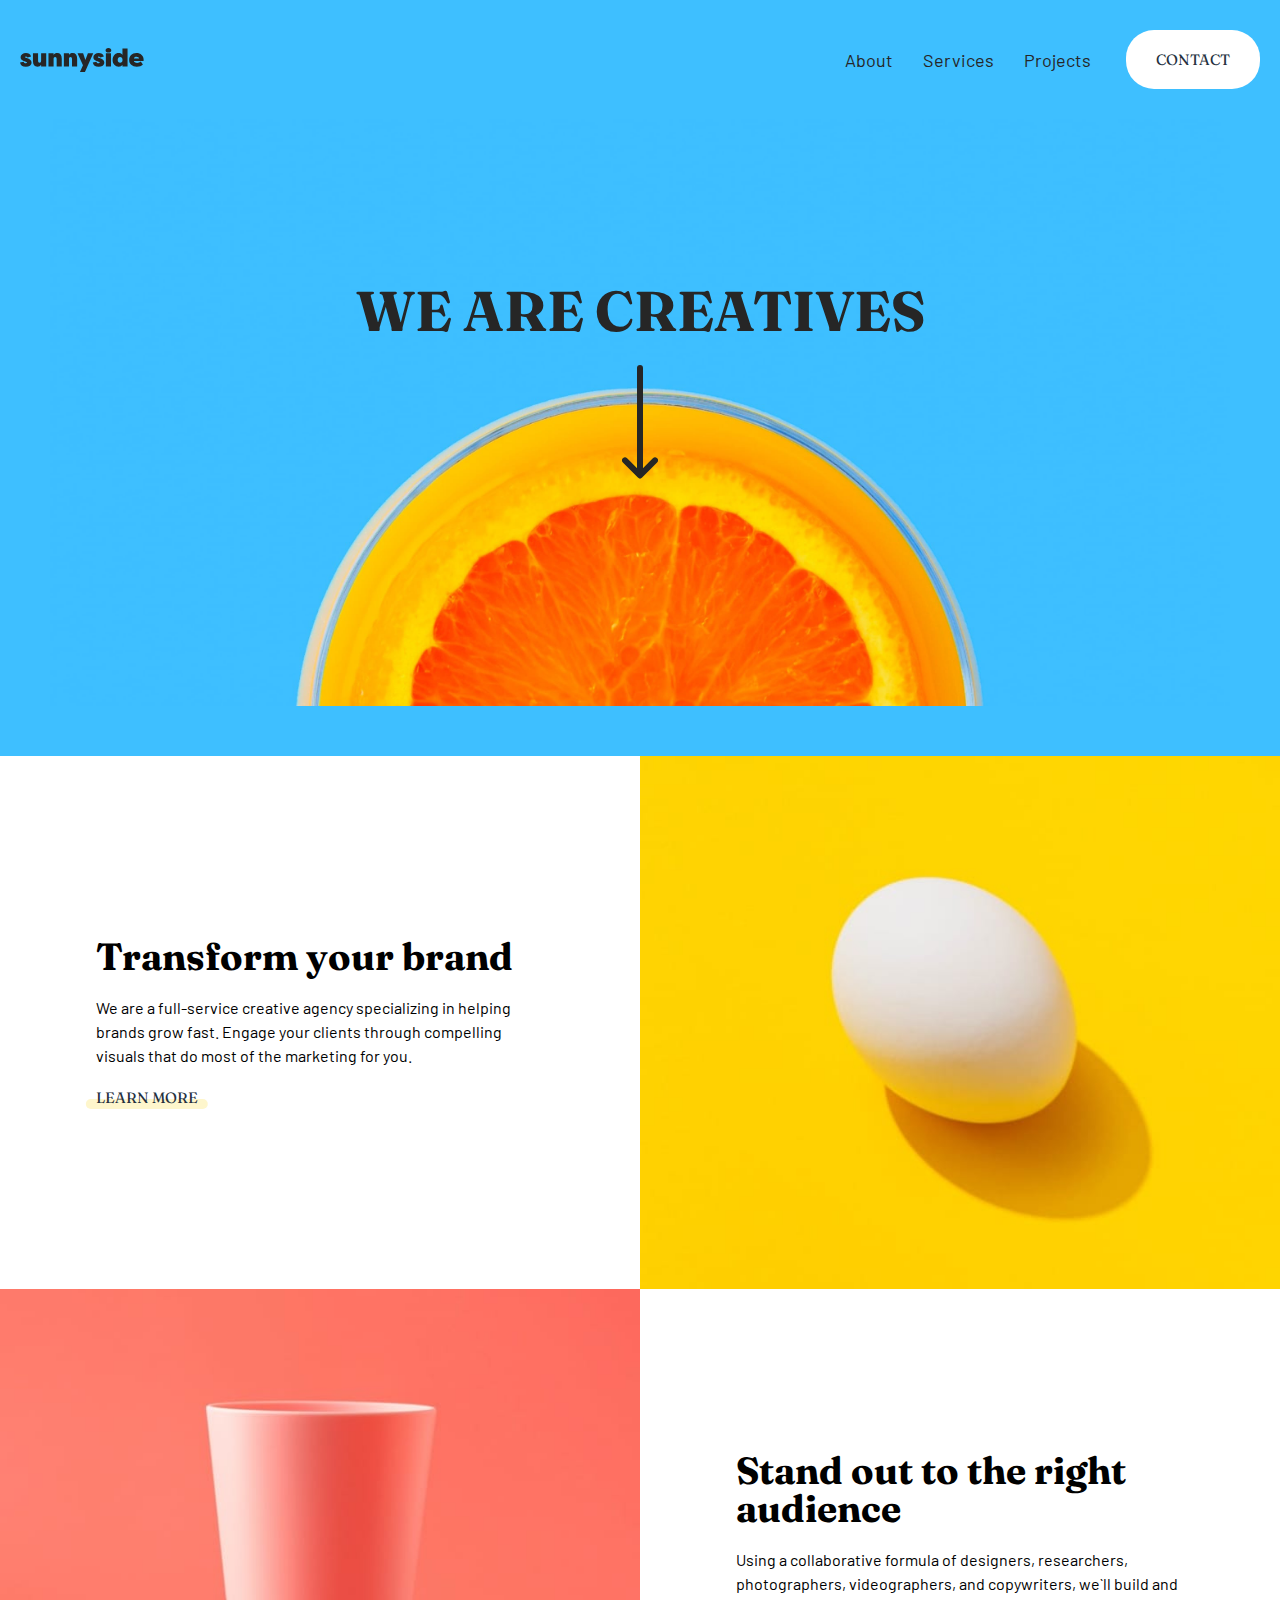
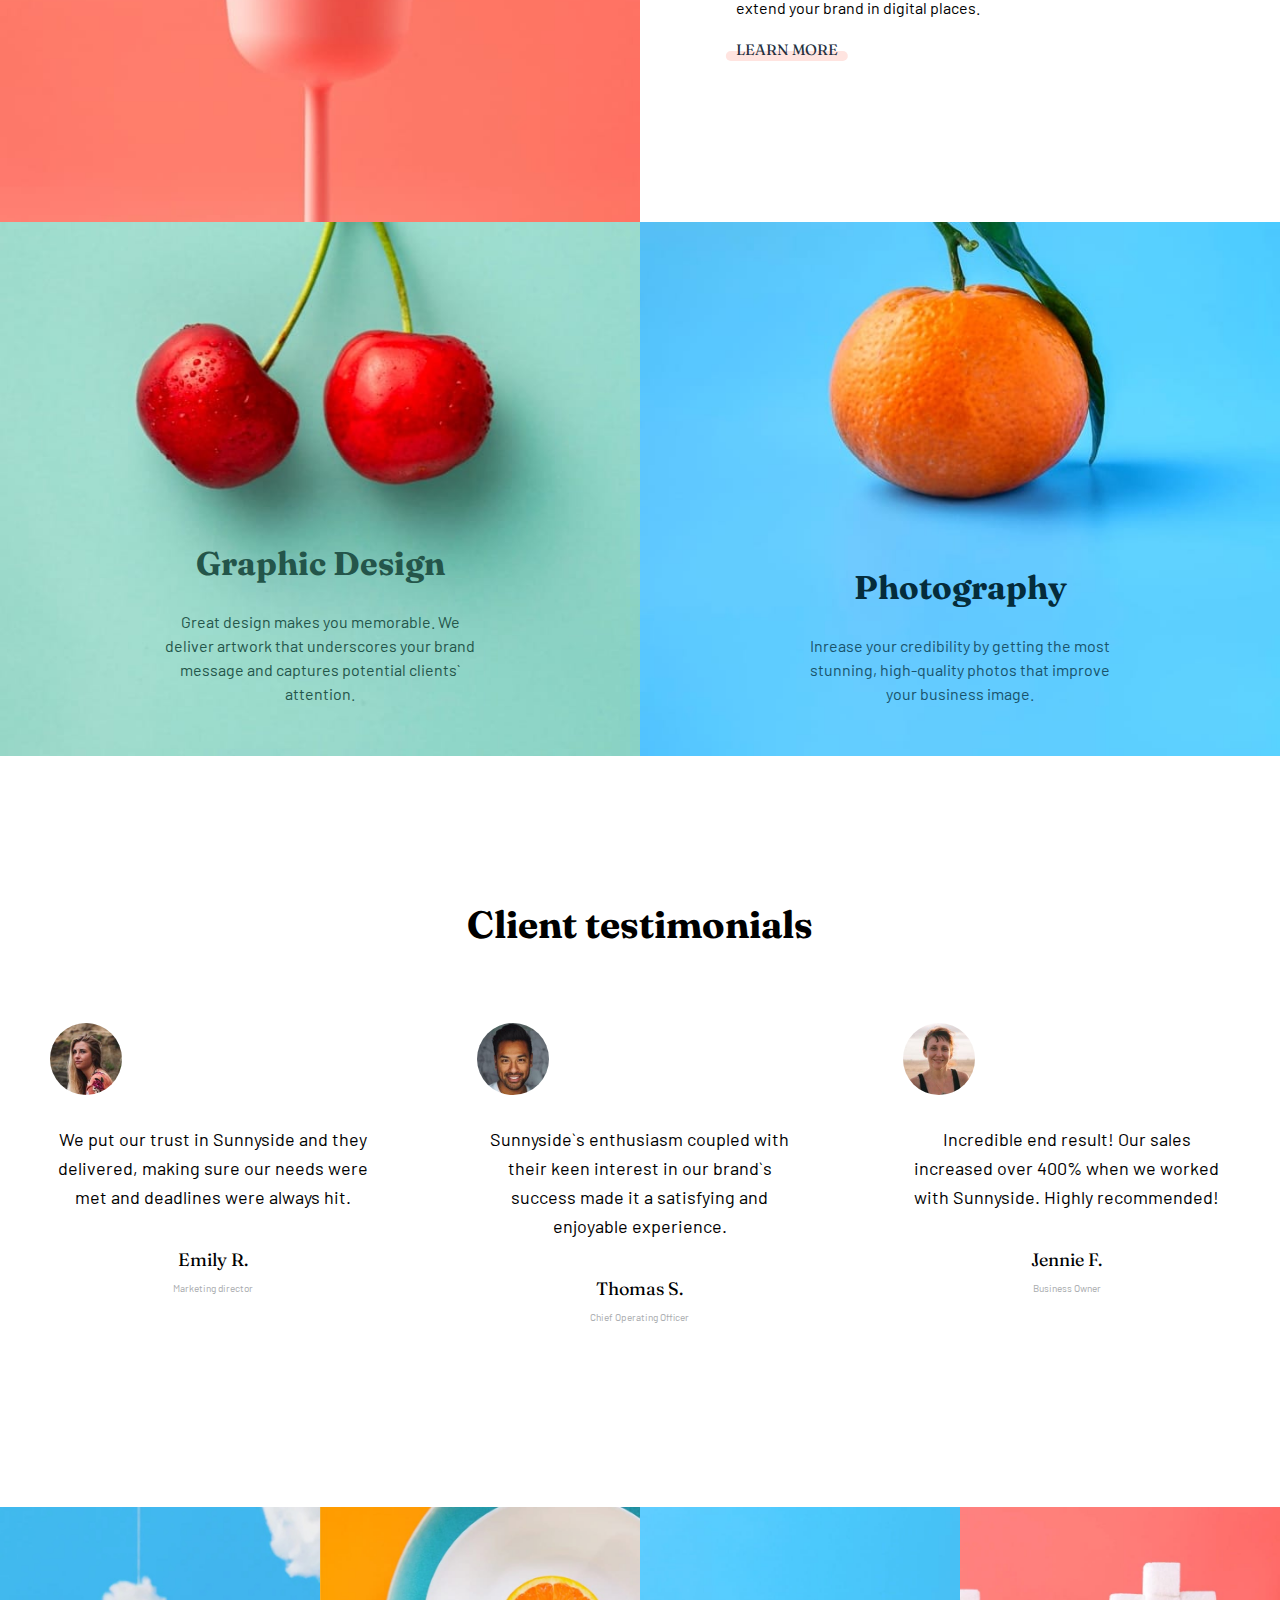
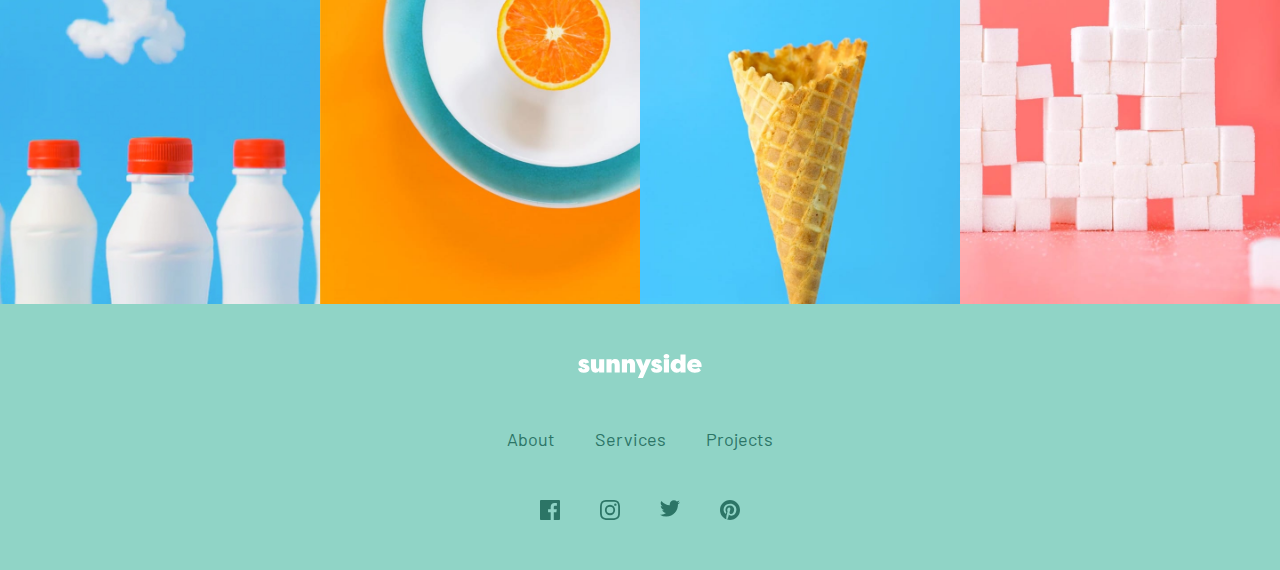
<file: index.html>
<!DOCTYPE html>
<html lang="en">
<head>
    <meta charset="UTF-8">
    <meta http-equiv="X-UA-Compatible" content="IE=edge">
    <meta name="viewport" content="width=device-width, initial-scale=1.0">
    <title>Sunnyside</title>
    <link rel="preconnect" href="https://fonts.googleapis.com">
    <link rel="preconnect" href="https://fonts.gstatic.com" crossorigin>
    <link href="https://fonts.googleapis.com/css2?family=Barlow:wght@600&family=Fraunces:wght@700;900&display=swap" rel="stylesheet">
    <script defer src="index.js"></script>
    <link rel="stylesheet" href="style.css">
</head>
<body>
    <header>
        <div class="Contain">
            <p>
        <svg aria-hidden="true" focusable="false" width="124" height="24" xmlns="http://www.w3.org/2000/svg"><path d="M5.857 18.708c1.638 0 2.995-.36 4.07-1.08 1.075-.721 1.613-1.769 1.613-3.144-.083-1.855-1.464-3.246-4.144-4.173l-1.44-.597c-.314-.1-.538-.198-.67-.298a.45.45 0 01-.198-.373c0-.414.273-.62.819-.62.678 0 1.182.347 1.513 1.043l3.698-1.044c-.893-2.22-2.614-3.329-5.162-3.329-1.522 0-2.788.398-3.797 1.193C1.15 7.08.645 8.116.645 9.39c0 .398.058.766.174 1.106.116.34.29.638.521.894.232.257.455.48.67.671.215.19.488.369.82.534.33.166.582.286.756.36.174.075.41.162.707.261l.422.15 1.49.546c.363.133.6.244.707.335a.449.449 0 01.16.36c0 .431-.404.647-1.215.647-1.191 0-1.903-.53-2.134-1.59L0 14.509c.463 2.8 2.416 4.2 5.857 4.2zm11.636 0c1.638 0 2.845-.63 3.623-1.888v1.615h5.112V5.366h-5.112v7.156c0 1.474-.505 2.21-1.514 2.21-1.026 0-1.539-.736-1.539-2.21V5.366h-5.112v7.653c0 3.793 1.514 5.69 4.542 5.69zm16.103-.273V11.28c0-1.475.504-2.212 1.513-2.212 1.026 0 1.54.737 1.54 2.212v7.155h5.111v-7.652c0-3.793-1.513-5.69-4.541-5.69-1.638 0-2.846.63-3.623 1.888V5.366h-5.113v13.069h5.113zm15.383 0V11.28c0-1.475.504-2.212 1.514-2.212 1.025 0 1.538.737 1.538 2.212v7.155h5.113v-7.652c0-3.793-1.514-5.69-4.542-5.69-1.638 0-2.846.63-3.623 1.888V5.366h-5.113v13.069h5.113zM64.958 24l8.289-18.634H67.91l-2.532 6.684-2.258-6.684h-5.584l5.435 11.802L59.944 24h5.014zm13.67-5.292c1.638 0 2.995-.36 4.07-1.08 1.076-.721 1.614-1.769 1.614-3.144-.083-1.855-1.465-3.246-4.145-4.173l-1.44-.597c-.314-.1-.537-.198-.67-.298a.45.45 0 01-.198-.373c0-.414.273-.62.819-.62.678 0 1.183.347 1.514 1.043l3.698-1.044c-.894-2.22-2.614-3.329-5.162-3.329-1.522 0-2.788.398-3.797 1.193-1.01.795-1.514 1.83-1.514 3.105 0 .398.058.766.173 1.106.116.34.29.638.522.894.231.257.455.48.67.671.215.19.488.369.819.534.33.166.583.286.757.36.173.075.41.162.707.261l.422.15 1.489.546c.364.133.6.244.707.335a.449.449 0 01.161.36c0 .431-.405.647-1.216.647-1.19 0-1.902-.53-2.134-1.59l-3.723.844c.464 2.8 2.416 4.2 5.857 4.2zm9.8-14.137c.91 0 1.613-.215 2.11-.646.495-.43.744-.977.744-1.64 0-.678-.24-1.23-.72-1.651C90.082.21 89.371 0 88.428 0c-.943 0-1.655.211-2.135.634-.48.422-.72.973-.72 1.652 0 .662.249 1.209.745 1.64.497.43 1.2.645 2.11.645zm2.556 13.864V5.366H85.87v13.069h5.113zm7.74.273c1.737 0 2.977-.63 3.722-1.888v1.615h5.112V.472h-5.112v6.534c-.745-1.275-1.985-1.913-3.723-1.913-1.753 0-3.214.642-4.38 1.926-1.166 1.283-1.75 2.91-1.75 4.882 0 1.97.584 3.598 1.75 4.882 1.166 1.283 2.627 1.925 4.38 1.925zm1.39-3.9c-.729 0-1.312-.274-1.75-.82-.439-.547-.658-1.243-.658-2.087 0-.845.215-1.54.645-2.087.447-.547 1.034-.82 1.762-.82s1.311.273 1.75.82c.438.546.657 1.242.657 2.087 0 .844-.219 1.54-.657 2.087-.439.546-1.022.82-1.75.82zm16.698 3.9c2.597 0 4.624-.754 6.08-2.26l-2.11-2.833c-1.042.845-2.217 1.267-3.524 1.267-.992 0-1.799-.224-2.42-.67-.62-.448-.93-.879-.93-1.293h9.604c.083-.298.124-.687.124-1.167 0-2.054-.674-3.677-2.022-4.87-1.349-1.193-3.073-1.789-5.175-1.789-2.25 0-4.028.671-5.335 2.013-1.307 1.341-1.961 2.956-1.961 4.844 0 1.938.69 3.549 2.072 4.833 1.382 1.283 3.247 1.925 5.597 1.925zm2.208-8.149h-5.112c.033-.613.298-1.08.794-1.404.496-.323 1.084-.484 1.762-.484.678 0 1.266.165 1.762.497.497.331.761.795.794 1.391z" fill="#FFF" fill-rule="nonzero"/></svg>
        <span class="u-visuallyHidden">Sunnyside agency</span>
            </p>
        <nav class="MainNavigation" aria-label="Main">
            <button type="button" class="Hamby" aria-expanded="false" aria-controls="primary-nav">
                <svg width="24" height="18" xmlns="http://www.w3.org/2000/svg"><path d="M24 16v2H0v-2h24zm0-8v2H0V8h24zm0-8v2H0V0h24z" fill="#FFF" fill-rule="evenodd"/></svg>
                <span class="u-visuallyHidden">Open main navigation</span>
            </button>
            <ul class="MainNavigation-list" id="primary-nav">
            <li>
                <a href="#about">About</a>
            </li>
            <li>
                <a href="#services">Services</a>
            </li>
            <li>
                <a href="#projects">Projects</a>
            </li>
            <li>
                <a class="Contact" href="#contact">Contact</a>
            </li>
        </ul>
    </nav>
</div>
</header>
<main>
    <section class="hero">
        <picture>
            <source media="(min-width: 640px)" srcset="assets/desktop/image-header.jpg" width="1440" height="800">
            <img src="assets/mobile/image-header.jpg" width="375" height="538" alt="Picture of an orange">
        </picture>
        <div>

    <h1>We are creatives</h1>
    <svg aria-hidden="true" focusable="false" width="36" height="114" xmlns="http://www.w3.org/2000/svg">
        <g stroke="#FFF" stroke-width="6" fill="none" fill-rule="evenodd" stroke-linecap="round" stroke-linejoin="round">
            <path d="M18 3v100M3 95.484l15 15 15-15"/>
        </g>
    </svg>
</div>
</section>

<section class="Card">
        <picture>
            <source media="(min-width: 800px)" srcset="assets/desktop/image-transform.jpg" width="720" height="600">
            <img src="assets/mobile/image-transform.jpg" width="375" height="312" alt="picture of an egg">
        </picture>

        <div>
        <h2>
            Transform your brand
        </h2>
        <p>We are a full-service creative agency specializing in helping brands grow fast. 
            Engage your clients through compelling visuals that do most of the marketing for you.
        </p>
        <a href="#more">Learn more<span class="u-visuallyHidden"> how to transform your brand</span></a>
        </div>
</section>

<section class="Card">
        <picture>
            <source media="(min-width: 800px)" srcset="assets/desktop/image-stand-out.jpg" width="720" height="600">
            <img src="assets/mobile/image-stand-out.jpg" width="375" height="312" alt="stand out">
        </picture>
        <div>
        <h2>
            Stand out to the right audience
        </h2>
        <p>Using a collaborative formula of designers, researchers, photographers, videographers, 
            and copywriters, we`ll build and extend your brand in digital places.
        </p>
        <a href="#more">Learn more<span class="u-visuallyHidden">how to stand out to the right audience</span></a>
        </div>
</section>

<div class="Works">
    <section class="Card">
        <picture>
            <source media="(min-width: 800px)" srcset="assets/desktop/image-graphic-design.jpg" width="720" height="600">
            <img src="assets/mobile/image-graphic-design.jpg" width="375" height="600" alt="graphic design">
        </picture>
        <div>
        <h2>
            Graphic Design
        </h2>
        <p>Great design makes you memorable. We deliver artwork that underscores your brand message and captures 
                potential clients` attention.
        </p>
        </div>
    </section>

    <section class="Card">
        <picture>
            <source media="(min-width: 800px)" srcset="assets/desktop/image-photography.jpg" width="720" height="600">
            <img src="assets/mobile/image-photography.jpg" width="375" height="600" alt="photo">
        </picture>
        <div>
        <h2>
            Photography
        </h2>
         <p>
             Inrease your credibility by getting the most stunning, high-quality photos that improve your business image.
        </p>
        </div>
        </section>
</div>


        <div class="Testimonials">
        <h2>Client testimonials</h2>
        <div class="Contain">
        <figure>
            <img src="assets/image-emily.jpg" width="72" height="72" alt="Emily R.">
        <blockquote>
            <p>We put our trust in Sunnyside and they delivered, making sure our needs were met and deadlines were always hit.</p>
        </blockquote>
                <figcaption>Emily R.
                    <cite>Marketing director</cite>
                </figcaption>
        </figure>
        

        <figure>
            <img src="assets/image-thomas.jpg" width="72" height="72" alt="Thomas S.">
        <blockquote>
            <p>Sunnyside`s enthusiasm coupled with their keen interest in our brand`s success made it a satisfying and enjoyable experience.</p>
        </blockquote>
                    <figcaption>Thomas S.
                        <cite>Chief Operating Officer</cite>
                    </figcaption>
                    
        </figure>

        <figure>
            <img src="assets/image-jennie.jpg" width="72" height="72" alt="Jennie F.">
        <blockquote>
            <p>Incredible end result! Our sales increased over 400% when we worked with Sunnyside. Highly recommended!</p>
        </blockquote>
                <figcaption>
                    Jennie F.
                    <cite>Business Owner</cite>
                </figcaption>
    </figure>
</div>
</div>
        
        
        <div class="Pictures">
        <picture>
            <source media="(min-width: 800px)" srcset="assets/desktop/image-gallery-milkbottles.jpg" width="360" height="447">
            <img src="assets/mobile/image-gallery-milkbottles.jpg" width="188" height="188" alt="milk">
        </picture>
        <picture>
            <source media="(min-width: 800px)" srcset="assets/desktop/image-gallery-orange.jpg" width="360" height="447">
            <img src="assets/mobile/image-gallery-orange.jpg" width="188" height="188" alt="orange">
        </picture>
        <picture>
            <source media="(min-width: 800px)" srcset="assets/desktop/image-gallery-cone.jpg" width="360" height="447">
            <img src="assets/mobile/image-gallery-cone.jpg"  width="188" height="188" alt="cone">
        </picture>
        <picture>
            <source media="(min-width: 800px)" srcset="assets/desktop/image-gallery-sugar-cubes.jpg" width="360" height="447">
            <img src="assets/mobile/image-gallery-sugar-cubes.jpg"  width="188" height="188" alt="sugar">
        </picture>
        </div>   
        
</main>

<footer  >
    <p>
   <svg aria-hidden="true" focusable="false"  width="124" height="24" xmlns="http://www.w3.org/2000/svg"><path d="M5.857 18.708c1.638 0 2.995-.36 4.07-1.08 1.075-.721 1.613-1.769 1.613-3.144-.083-1.855-1.464-3.246-4.144-4.173l-1.44-.597c-.314-.1-.538-.198-.67-.298a.45.45 0 01-.198-.373c0-.414.273-.62.819-.62.678 0 1.182.347 1.513 1.043l3.698-1.044c-.893-2.22-2.614-3.329-5.162-3.329-1.522 0-2.788.398-3.797 1.193C1.15 7.08.645 8.116.645 9.39c0 .398.058.766.174 1.106.116.34.29.638.521.894.232.257.455.48.67.671.215.19.488.369.82.534.33.166.582.286.756.36.174.075.41.162.707.261l.422.15 1.49.546c.363.133.6.244.707.335a.449.449 0 01.16.36c0 .431-.404.647-1.215.647-1.191 0-1.903-.53-2.134-1.59L0 14.509c.463 2.8 2.416 4.2 5.857 4.2zm11.636 0c1.638 0 2.845-.63 3.623-1.888v1.615h5.112V5.366h-5.112v7.156c0 1.474-.505 2.21-1.514 2.21-1.026 0-1.539-.736-1.539-2.21V5.366h-5.112v7.653c0 3.793 1.514 5.69 4.542 5.69zm16.103-.273V11.28c0-1.475.504-2.212 1.513-2.212 1.026 0 1.54.737 1.54 2.212v7.155h5.111v-7.652c0-3.793-1.513-5.69-4.541-5.69-1.638 0-2.846.63-3.623 1.888V5.366h-5.113v13.069h5.113zm15.383 0V11.28c0-1.475.504-2.212 1.514-2.212 1.025 0 1.538.737 1.538 2.212v7.155h5.113v-7.652c0-3.793-1.514-5.69-4.542-5.69-1.638 0-2.846.63-3.623 1.888V5.366h-5.113v13.069h5.113zM64.958 24l8.289-18.634H67.91l-2.532 6.684-2.258-6.684h-5.584l5.435 11.802L59.944 24h5.014zm13.67-5.292c1.638 0 2.995-.36 4.07-1.08 1.076-.721 1.614-1.769 1.614-3.144-.083-1.855-1.465-3.246-4.145-4.173l-1.44-.597c-.314-.1-.537-.198-.67-.298a.45.45 0 01-.198-.373c0-.414.273-.62.819-.62.678 0 1.183.347 1.514 1.043l3.698-1.044c-.894-2.22-2.614-3.329-5.162-3.329-1.522 0-2.788.398-3.797 1.193-1.01.795-1.514 1.83-1.514 3.105 0 .398.058.766.173 1.106.116.34.29.638.522.894.231.257.455.48.67.671.215.19.488.369.819.534.33.166.583.286.757.36.173.075.41.162.707.261l.422.15 1.489.546c.364.133.6.244.707.335a.449.449 0 01.161.36c0 .431-.405.647-1.216.647-1.19 0-1.902-.53-2.134-1.59l-3.723.844c.464 2.8 2.416 4.2 5.857 4.2zm9.8-14.137c.91 0 1.613-.215 2.11-.646.495-.43.744-.977.744-1.64 0-.678-.24-1.23-.72-1.651C90.082.21 89.371 0 88.428 0c-.943 0-1.655.211-2.135.634-.48.422-.72.973-.72 1.652 0 .662.249 1.209.745 1.64.497.43 1.2.645 2.11.645zm2.556 13.864V5.366H85.87v13.069h5.113zm7.74.273c1.737 0 2.977-.63 3.722-1.888v1.615h5.112V.472h-5.112v6.534c-.745-1.275-1.985-1.913-3.723-1.913-1.753 0-3.214.642-4.38 1.926-1.166 1.283-1.75 2.91-1.75 4.882 0 1.97.584 3.598 1.75 4.882 1.166 1.283 2.627 1.925 4.38 1.925zm1.39-3.9c-.729 0-1.312-.274-1.75-.82-.439-.547-.658-1.243-.658-2.087 0-.845.215-1.54.645-2.087.447-.547 1.034-.82 1.762-.82s1.311.273 1.75.82c.438.546.657 1.242.657 2.087 0 .844-.219 1.54-.657 2.087-.439.546-1.022.82-1.75.82zm16.698 3.9c2.597 0 4.624-.754 6.08-2.26l-2.11-2.833c-1.042.845-2.217 1.267-3.524 1.267-.992 0-1.799-.224-2.42-.67-.62-.448-.93-.879-.93-1.293h9.604c.083-.298.124-.687.124-1.167 0-2.054-.674-3.677-2.022-4.87-1.349-1.193-3.073-1.789-5.175-1.789-2.25 0-4.028.671-5.335 2.013-1.307 1.341-1.961 2.956-1.961 4.844 0 1.938.69 3.549 2.072 4.833 1.382 1.283 3.247 1.925 5.597 1.925zm2.208-8.149h-5.112c.033-.613.298-1.08.794-1.404.496-.323 1.084-.484 1.762-.484.678 0 1.266.165 1.762.497.497.331.761.795.794 1.391z" fill="#FFF" fill-rule="nonzero"/></svg>
   <span class="u-visuallyHidden">Sunnyside agency</span>
</p>
<nav aria-label="Footer">
   <ul>
        <li>
            <a href="#about">About</a>
        </li>
        <li>
            <a href="#services">Services</a>
        </li>
        <li>
            <a href="#projects">Projects</a>
        </li>
   </ul>
</nav>

        <nav aria-label="Social">
            <ul>
                <li>
                    <a href="https://www.facebook.com/" target="_blank">
                        <svg aria-hidden="true" focusable="false" width="20" height="20" xmlns="http://www.w3.org/2000/svg">
                            <path d="M18.896 0H1.104C.494 0 0 .494 0 1.104v17.793C0 19.506.494 20 1.104 20h9.58v-7.745H8.076V9.237h2.606V7.01c0-2.583 1.578-3.99 3.883-3.99 1.104 0 2.052.082 2.329.119v2.7h-1.598c-1.254 0-1.496.597-1.496 1.47v1.928h2.989l-.39 3.018h-2.6V20h5.098c.608 0 1.102-.494 1.102-1.104V1.104C20 .494 19.506 0 18.896 0z" fill="#2C7566" fill-rule="nonzero"/>
                        </svg>
                        <span class="u-visuallyHidden">
                    Follow us on Facebook
                </span>
            </a>
                </li>
                <li>
                    <a href="https://www.instagram.com/" target="_blank">
                        <svg aria-hidden="true" focusable="false" width="20" height="20" xmlns="http://www.w3.org/2000/svg">
                            <path d="M10 1.802c2.67 0 2.987.01 4.042.059 2.71.123 3.975 1.409 4.099 4.099.048 1.054.057 1.37.057 4.04 0 2.672-.01 2.988-.057 4.042-.124 2.687-1.387 3.975-4.1 4.099-1.054.048-1.37.058-4.041.058-2.67 0-2.987-.01-4.04-.058-2.718-.124-3.977-1.416-4.1-4.1-.048-1.054-.058-1.37-.058-4.041 0-2.67.01-2.986.058-4.04.124-2.69 1.387-3.977 4.1-4.1 1.054-.048 1.37-.058 4.04-.058zM10 0C7.284 0 6.944.012 5.877.06 2.246.227.227 2.242.061 5.877.01 6.944 0 7.284 0 10s.012 3.057.06 4.123c.167 3.632 2.182 5.65 5.817 5.817 1.067.048 1.407.06 4.123.06s3.057-.012 4.123-.06c3.629-.167 5.652-2.182 5.816-5.817.05-1.066.061-1.407.061-4.123s-.012-3.056-.06-4.122C19.777 2.249 17.76.228 14.124.06 13.057.01 12.716 0 10 0zm0 4.865a5.135 5.135 0 100 10.27 5.135 5.135 0 000-10.27zm0 8.468a3.333 3.333 0 110-6.666 3.333 3.333 0 010 6.666zm5.338-9.87a1.2 1.2 0 100 2.4 1.2 1.2 0 000-2.4z" fill="#2C7566" fill-rule="nonzero"/>
                        </svg>
                        <span class="u-visuallyHidden">Follow us on Instagram</span>
                 </a>
                </li>
                <li>
                    <a href="https://www.twitter.com/" target="blank">
                        <svg aria-hidden="true" focusable="false" width="20" height="17" xmlns="http://www.w3.org/2000/svg">
                        <path d="M20 2.172a8.192 8.192 0 01-2.357.646 4.11 4.11 0 001.805-2.27 8.22 8.22 0 01-2.606.996A4.096 4.096 0 0013.847.248c-2.65 0-4.596 2.472-3.998 5.037A11.648 11.648 0 011.392 1a4.109 4.109 0 001.27 5.478 4.086 4.086 0 01-1.858-.513c-.045 1.9 1.318 3.679 3.291 4.075a4.113 4.113 0 01-1.853.07 4.106 4.106 0 003.833 2.849A8.25 8.25 0 010 14.658a11.616 11.616 0 006.29 1.843c7.618 0 11.923-6.434 11.663-12.205A8.354 8.354 0 0020 2.172z" fill="#2C7566" fill-rule="nonzero"/>
                    </svg>
                <span class="u-visuallyHidden">Follow us on Twitter </span></a>
                </li>
                <li>
                    <a href="https://www.pinterest.com/" target="blank">
                        <svg aria-hidden="true" focusable="false" width="20" height="20" xmlns="http://www.w3.org/2000/svg">
                        <path d="M10 0C4.477 0 0 4.477 0 10c0 4.237 2.636 7.855 6.356 9.312-.088-.791-.167-2.005.035-2.868.181-.78 1.172-4.97 1.172-4.97s-.299-.6-.299-1.486c0-1.39.806-2.428 1.81-2.428.852 0 1.264.64 1.264 1.408 0 .858-.546 2.14-.828 3.33-.236.995.5 1.807 1.48 1.807 1.778 0 3.144-1.874 3.144-4.58 0-2.393-1.72-4.068-4.176-4.068-2.845 0-4.516 2.135-4.516 4.34 0 .859.331 1.781.745 2.281a.3.3 0 01.069.288l-.278 1.133c-.044.183-.145.223-.335.134-1.249-.581-2.03-2.407-2.03-3.874 0-3.154 2.292-6.052 6.608-6.052 3.469 0 6.165 2.473 6.165 5.776 0 3.447-2.173 6.22-5.19 6.22-1.013 0-1.965-.525-2.291-1.148l-.623 2.378c-.226.869-.835 1.958-1.244 2.621.937.29 1.931.446 2.962.446 5.523 0 10-4.477 10-10S15.523 0 10 0z" fill="#2C7566" fill-rule="nonzero"/>
                    </svg>
                <span class="u-visuallyHidden">Follow us on Pinterest </span></a>
                </li>
            </ul>
        </nav>
</footer>

</body>
</html>
</file>
<file: style.css>
* {
    box-sizing: border-box;
    margin:0;
    padding:0;
}

.u-visuallyHidden {
    clip: rect(0 0 0 0);
    clip-path: inset(50%);
    height: 1px;
    overflow: hidden;
    position: absolute;
    white-space: nowrap;
    width: 1px;
}
img {
    display: block;
    max-width: 100%;
    height: auto;
}
svg {
    display: block;
}
picture {
    display: block;
}

html {
    font-size: 62.5%;
    font-family: 'Barlow', sans-serif;
}

h1, h2, h3 {
    font-family: 'Fraunces', serif;
}

h1 {
    font-size: 3rem;
}
h2 {
    font-size: clamp(2rem, 2.5rem + 1vw, 5rem);
    line-height: 1;
}
p {
    font-size: 1.8rem;
    line-height: 1.6;
}

header{
    padding: 2rem;
    background-color: #49bcf2;
    position: fixed;
    width: 100%;
    z-index: 2;
}
header .Contain{
    display:flex;
    justify-content: space-between;
    align-items: center;
}

.Contain{
    max-width: 144rem;
    margin: 0 auto;
}

header svg path {
    fill: #262626;
}

.MainNavigation {
    position: relative;
}

.MainNavigation ul {
    display: none;
    opacity: 0;
    list-style-type: none;
    align-items: center;
    position: absolute;
    top: 100%;
    right: 1rem;
    background-color: #fff;
    flex-direction: column;
    min-width: calc(100vw - 5rem);
    transform: translate(0, 5rem);
    padding: 2rem;
    transition: opacity 0.5s ease;
}

    .MainNavigation ul.is-visible {
        display: flex;
    }

    .MainNavigation ul.is-active {
        opacity: 1;
    }

    .MainNavigation ul::before {
        display: block;
        content: '';
        background-image: url("data:image/svg+xml,%3Csvg width='24' height='24' viewBox='0 0 24 24' fill='none' xmlns='http://www.w3.org/2000/svg'%3E%3Cpath fill-rule='evenodd' clip-rule='evenodd' d='M0 24L24 0V24H0Z' fill='white'/%3E%3C/svg%3E");
        width: 2.4rem;
        height: 2.4rem;
        position: absolute;
        top: 0;
        right: 0;
        transform: translateY(-100%);
    }

    .MainNavigation ul a {
        display: block;
        padding: 0.8rem 1.5rem;
        margin: 1rem 0;
        font-size: 1.8rem;
        color: #262626;
        text-decoration: none;
    }


    .MainNavigation ul a:hover {
        text-decoration: underline;
    }

    .MainNavigation ul a:focus-visible {
        outline: 1px solid #24303E;
    }

    .MainNavigation .Contact {
        font-family: 'Fraunces', serif;
        font-size: 1.5rem;
        text-transform: uppercase;
        color: #24303E;
        background-color: #FBD600;
        border-radius: 2.8rem;
        padding: 2rem 3rem;
        transition: color 0.3s ease-out, background-color 0.3s ease-out;
    }

    .MainNavigation .Contact:focus,
    .MainNavigation .Contact:hover {
        color: #fff;
        background-color: #49bcf2;
        text-decoration: none;
    }
button{
    font: inherit; 
    background: transparent;
    border: 0;
    padding: 1rem;
}
.hero {
    color: #262626;
    background-color: #49bcf2;
    text-transform: uppercase;
    text-align: center;
    display: grid;
    justify-items: center;
}

    .hero > div { 
        display: grid;
        align-content: center;
        justify-items: center;
    }

    .hero > * {
        grid-area: 1 / 1;
    }

    .hero svg {
        margin-top: 2rem;
    }

    .hero svg path {
        stroke: #262626;
    }

.Card {
    max-width: 144rem;
    margin: 0 auto;
    display: grid;
    justify-items: center;
}

    .Card img {
        width: 100%;
        height: 100%;
        object-fit: cover;
    }

    .Card > div {
        display: grid;
        text-align: center;
        align-content: center;
        justify-items: center;
        padding: 5rem 0;
        max-width: 70%;
    }

    .Card > div p {
        margin: 2rem 0;
        font-size: 1.6rem;
        line-height: 1.5;
    }
    .Card a {
        font-family: 'Fraunces', serif;
        text-decoration: none;
        font-size: 1.5rem;
        text-transform: uppercase;
        color: #24303E;
        position: relative;
    }

    .Card a::after {
        content: '';
        display: block;
        height: 10px;
        background-color: #FAD400;
        opacity: 0.2;
        width: 120%;
        border-radius: 1rem;
        margin-top: -0.8rem;
        transition: opacity 0.3s ease;
        position: absolute;
        left: 50%;
        transform: translate(-50%, 0);
        z-index: -1;
    }

    .Card a:hover::after,
    .Card a:focus-visible::after {
        opacity: 1;
    }

    .Card:nth-child(3) a::after {
        background-color: #FE7766;
    }



.Works {
    display: grid;
    max-width: 144rem;
    margin: 0 auto;
}

    .Works .Card {
        max-width: 100%;
        margin: initial;
        grid-template-columns: auto;
    }

    .Works .Card > * {
        grid-area: 1 / 1;
    }

    .Works .Card:nth-child(2) > picture {
        order: initial;
    }

    .Works .Card > div {
        align-self: end;
        text-align: center;
        padding: 0 0 5rem 0;
    }

    .Works .Card > div p {
        margin: 3rem 0 0 0;
    }

    .Works h2 {
        font-size: clamp(1rem, 2rem + 1vw, 6rem);
    }

    .Works .Card:first-child {
        color: #24554A;
    }

    .Works .Card:nth-child(2) {
        color: #052C3B;
    }

    .Works .Card:nth-child(2) p {
        color: #19536C;
    }

    .Works p {
        color: inherit;
    }

    .Testimonials{
        text-align:center;
        margin: 10rem 0;
    }
    .Testimonials h2 {
        margin: 5rem 0;
    }
    
    .Testimonials .Contain{
        display: grid;
        grid-auto-flow: r;
    }
    
    .Testimonial figure{
        display: flex;
        flex-direction: column;
        align-items: center;
        margin: 3rem;
    }
    
    .Testimonials cite{
        display: block;
        font-family: 'Barlow', sans-serif;
        font-size: 1rem;
        font-style: normal;
        color: #A7AAAD;
    }

    .Testimonials blockquote {
        flex-grow: 1;
        margin: 3rem 0;
    }

    .Testimonials img {
        border-radius: 50%;
    }

    .Testimonials figcaption {
        font-size: 1.8rem;
        font-family: 'Fraunces', serif;
        line-height: 2;
    }

    
.Pictures {
    display: flex;
    flex-wrap: wrap;
}

    .Pictures picture {
        flex-basis: 50%;
    }

    .Pictures img {
        width: 100%;
        height: 100%;
        object-fit: cover;
    }



    footer{
        display: flex;
        flex-direction: column;
        padding: 5rem;
        text-align: center;
        align-items: center;
        background-color: #90D4C6;
        color:#2C7566
    }
    footer nav ul{
        display: flex;
        list-style-type: none;
    }
     footer nav:first-of-type{

        margin: 5rem 0;
     }
     footer a{
         display:block;
         padding: 0 2rem;
         font-size: 1.8em;
         text-decoration: none;
         color: #2C7566;
         transition: color 0.3s ease-out;
     }
     footer path {
        transition: fill 0.3s ease-out;
    }
    footer li svg {
        flex-grow: 1;
    }
    footer a:focus-visible,
    footer a:hover {
        color: #fff;
    }
     footer a:focus-visible path,
     footer a:hover path{
         fill:#fff;
     }


@media (min-width: 30em) {
    .Works {
        grid-template-columns: 1fr 1fr;
    }

    .Works .Card > div {
        padding-top: 100%;
        justify-items: center;
    }
}

@media (min-width: 40em) {
    button {
        display: none;
    }

    header,
    .hero {
        background-color: #3ebfff;
    }
    .hero {
        padding: 5rem;
    }

   
    .MainNavigation ul {
        all: revert;
        display: flex;
        list-style-type: none;
        margin: 0;
        padding: 0;
        align-items: center;
    }

    .MainNavigation ul::before {
        display: none;
    }

    .MainNavigation .Contact {
        background-color: #fff;
        margin-left: 2rem;
    }

    .MainNavigation .Contact:focus,
    .MainNavigation .Contact:hover {
        background-color: #000;
    }
    .hero img {
        width: 144rem;
    }

    .hero h1 {
        font-size: 5.6rem;
    }

    .Card {
        grid-template-columns: 1fr 1fr;
    }

    .Card:nth-child(2) > picture {
        order: 2;
    }

    .Card > div {
        aspect-ratio: initial;
        text-align: left;
        justify-items: start;
    }
   
    .Pictures {
        justify-content: center;
        flex-wrap: nowrap;
    }

    .Pictures img {
        max-width: 36rem;
    }

    .Pictures picture {
        flex-basis: auto;
    }

}


@media (min-width: 50em) {
    .Testimonials {
        margin: 15rem 0;
    }

        .Testimonials .Contain {
            grid-auto-flow: column;
            grid-auto-columns: minmax(0, 1fr);
        }

        .Testimonials figure {
            margin: 3rem 5rem;
        }
}

@media (min-width: 70em) {
    .Works .Card > div {
        max-width: 50%;
        padding-top: 0;
    }
}
</file>
